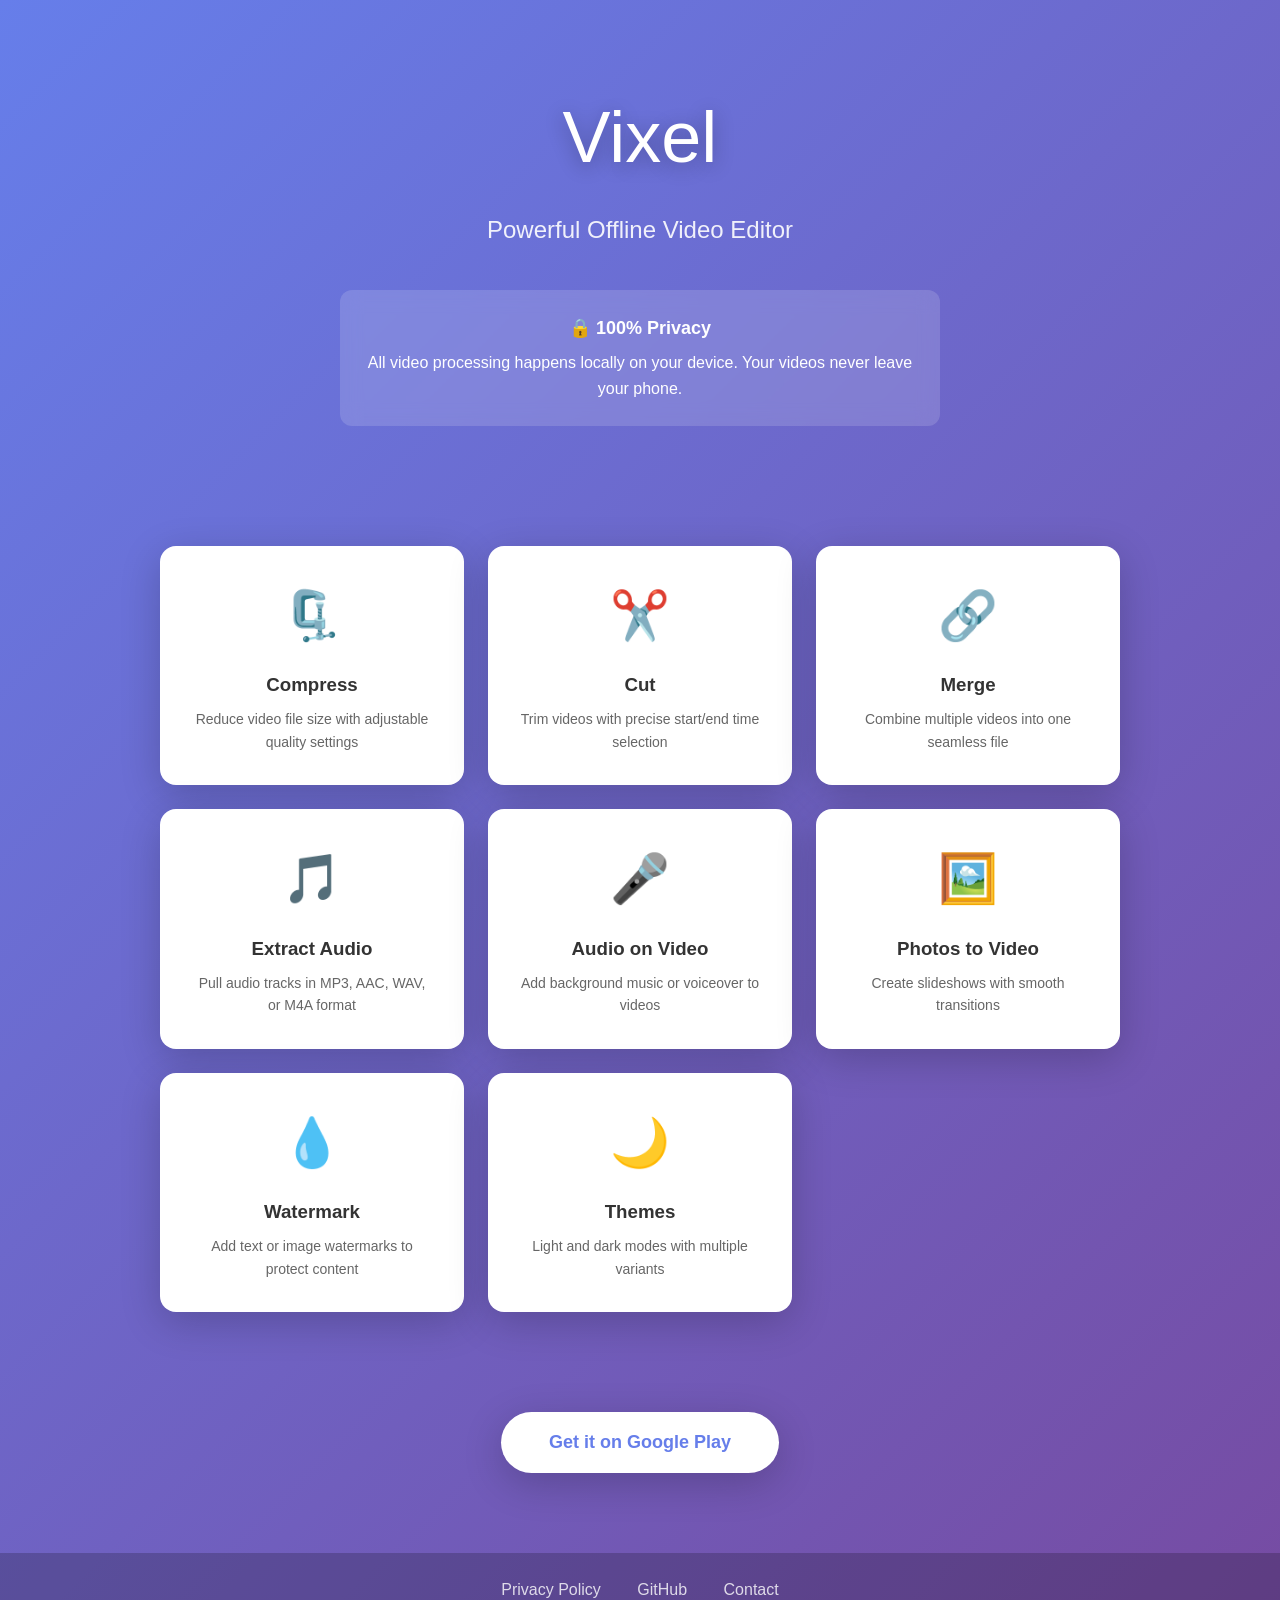
<file: docs/index.html>
<!DOCTYPE html>
<html lang="en">
<head>
    <meta charset="UTF-8">
    <meta name="viewport" content="width=device-width, initial-scale=1.0">
    <title>Vixel - Powerful Offline Video Editor</title>
    <style>
        * {
            margin: 0;
            padding: 0;
            box-sizing: border-box;
        }
        body {
            font-family: -apple-system, BlinkMacSystemFont, 'Segoe UI', Roboto, Oxygen, Ubuntu, sans-serif;
            line-height: 1.6;
            color: #333;
            background: linear-gradient(135deg, #667eea 0%, #764ba2 100%);
            min-height: 100vh;
        }
        .hero {
            text-align: center;
            padding: 80px 20px;
            color: white;
        }
        .hero h1 {
            font-size: 72px;
            font-weight: 300;
            margin-bottom: 16px;
            text-shadow: 0 4px 20px rgba(0,0,0,0.3);
        }
        .hero .tagline {
            font-size: 24px;
            opacity: 0.9;
            margin-bottom: 40px;
        }
        .features {
            display: grid;
            grid-template-columns: repeat(auto-fit, minmax(250px, 1fr));
            gap: 24px;
            max-width: 1000px;
            margin: 0 auto;
            padding: 0 20px 60px;
        }
        .feature {
            background: white;
            border-radius: 16px;
            padding: 32px;
            text-align: center;
            box-shadow: 0 10px 40px rgba(0,0,0,0.2);
            transition: transform 0.3s ease;
        }
        .feature:hover {
            transform: translateY(-5px);
        }
        .feature .icon {
            font-size: 48px;
            margin-bottom: 16px;
        }
        .feature h3 {
            color: #333;
            margin-bottom: 8px;
        }
        .feature p {
            color: #666;
            font-size: 14px;
        }
        .cta {
            text-align: center;
            padding: 40px 20px 80px;
        }
        .btn {
            display: inline-block;
            padding: 16px 48px;
            background: white;
            color: #667eea;
            text-decoration: none;
            border-radius: 50px;
            font-weight: 600;
            font-size: 18px;
            box-shadow: 0 10px 40px rgba(0,0,0,0.2);
            transition: transform 0.3s ease, box-shadow 0.3s ease;
        }
        .btn:hover {
            transform: translateY(-3px);
            box-shadow: 0 15px 50px rgba(0,0,0,0.3);
        }
        .footer {
            background: rgba(0,0,0,0.2);
            padding: 24px;
            text-align: center;
        }
        .footer a {
            color: white;
            text-decoration: none;
            margin: 0 16px;
            opacity: 0.8;
        }
        .footer a:hover {
            opacity: 1;
        }
        .privacy-note {
            background: rgba(255,255,255,0.15);
            backdrop-filter: blur(10px);
            border-radius: 12px;
            padding: 24px;
            max-width: 600px;
            margin: 0 auto 40px;
            color: white;
        }
        .privacy-note strong {
            display: block;
            margin-bottom: 8px;
            font-size: 18px;
        }
    </style>
</head>
<body>
    <div class="hero">
        <h1>Vixel</h1>
        <p class="tagline">Powerful Offline Video Editor</p>
        
        <div class="privacy-note">
            <strong>🔒 100% Privacy</strong>
            All video processing happens locally on your device. Your videos never leave your phone.
        </div>
    </div>

    <div class="features">
        <div class="feature">
            <div class="icon">🗜️</div>
            <h3>Compress</h3>
            <p>Reduce video file size with adjustable quality settings</p>
        </div>
        <div class="feature">
            <div class="icon">✂️</div>
            <h3>Cut</h3>
            <p>Trim videos with precise start/end time selection</p>
        </div>
        <div class="feature">
            <div class="icon">🔗</div>
            <h3>Merge</h3>
            <p>Combine multiple videos into one seamless file</p>
        </div>
        <div class="feature">
            <div class="icon">🎵</div>
            <h3>Extract Audio</h3>
            <p>Pull audio tracks in MP3, AAC, WAV, or M4A format</p>
        </div>
        <div class="feature">
            <div class="icon">🎤</div>
            <h3>Audio on Video</h3>
            <p>Add background music or voiceover to videos</p>
        </div>
        <div class="feature">
            <div class="icon">🖼️</div>
            <h3>Photos to Video</h3>
            <p>Create slideshows with smooth transitions</p>
        </div>
        <div class="feature">
            <div class="icon">💧</div>
            <h3>Watermark</h3>
            <p>Add text or image watermarks to protect content</p>
        </div>
        <div class="feature">
            <div class="icon">🌙</div>
            <h3>Themes</h3>
            <p>Light and dark modes with multiple variants</p>
        </div>
    </div>

    <div class="cta">
        <a href="https://play.google.com/store/apps/details?id=com.ashwinsharma.vixel" class="btn">
            Get it on Google Play
        </a>
    </div>

    <div class="footer">
        <a href="privacy-policy.html">Privacy Policy</a>
        <a href="https://github.com/ashwyn222/vixel-flutter">GitHub</a>
        <a href="mailto:ashwyn222@gmail.com">Contact</a>
    </div>
</body>
</html>
</file>
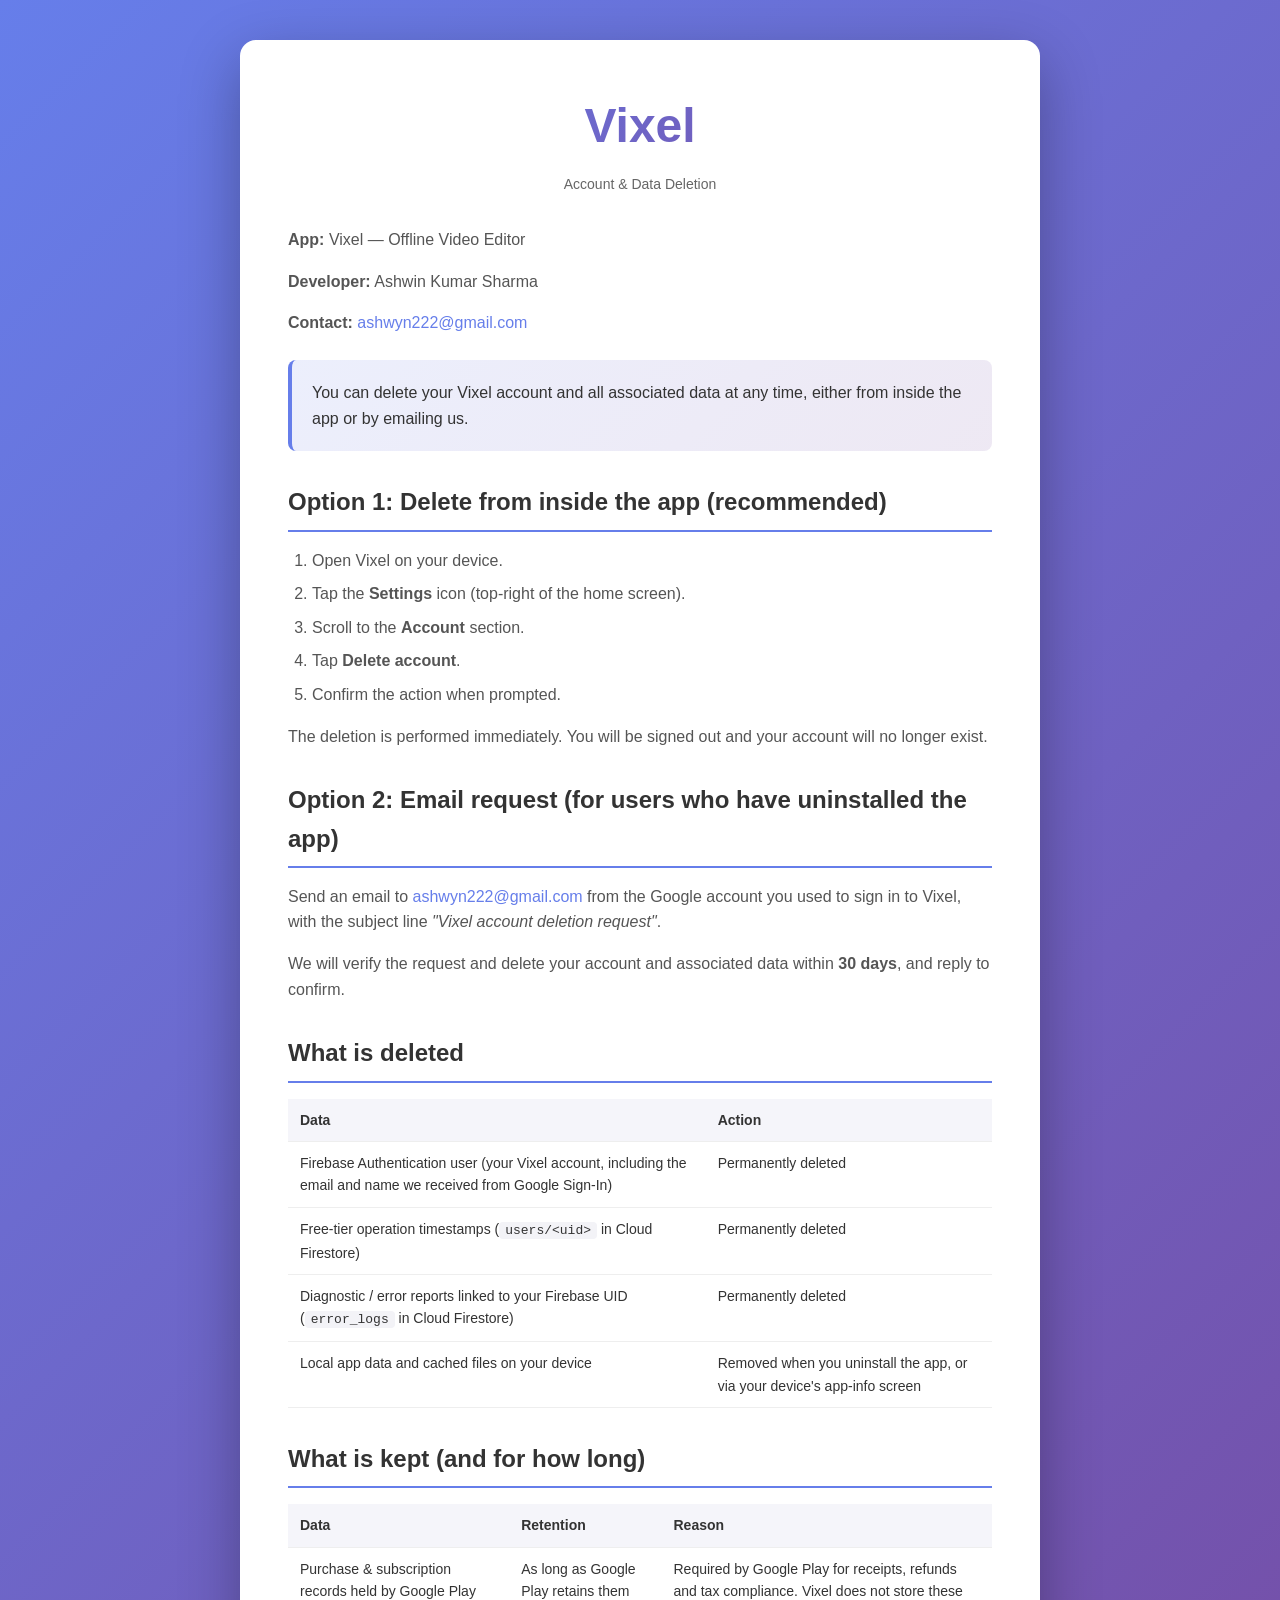
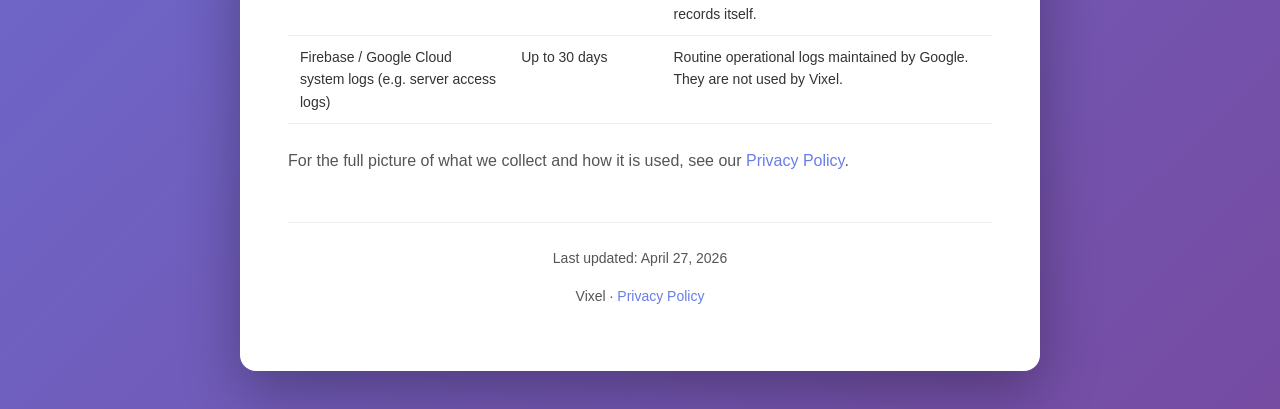
<file: docs/account-deletion.html>
<!DOCTYPE html>
<html lang="en">
<head>
    <meta charset="UTF-8">
    <meta name="viewport" content="width=device-width, initial-scale=1.0">
    <title>Account &amp; Data Deletion - Vixel</title>
    <style>
        * { margin: 0; padding: 0; box-sizing: border-box; }
        body {
            font-family: -apple-system, BlinkMacSystemFont, 'Segoe UI', Roboto, Oxygen, Ubuntu, sans-serif;
            line-height: 1.6;
            color: #333;
            background: linear-gradient(135deg, #667eea 0%, #764ba2 100%);
            min-height: 100vh;
            padding: 40px 20px;
        }
        .container {
            max-width: 800px;
            margin: 0 auto;
            background: white;
            border-radius: 16px;
            box-shadow: 0 20px 60px rgba(0,0,0,0.3);
            padding: 48px;
        }
        .logo { text-align: center; margin-bottom: 32px; }
        .logo h1 {
            font-size: 48px;
            background: linear-gradient(135deg, #667eea 0%, #764ba2 100%);
            -webkit-background-clip: text;
            -webkit-text-fill-color: transparent;
            background-clip: text;
        }
        .logo p { color: #666; font-size: 14px; margin-top: 8px; }
        h2 {
            color: #333;
            margin: 32px 0 16px 0;
            padding-bottom: 8px;
            border-bottom: 2px solid #667eea;
        }
        p { margin-bottom: 16px; color: #555; }
        ol, ul { margin: 16px 0; padding-left: 24px; }
        li { margin-bottom: 8px; color: #555; }
        .highlight {
            background: linear-gradient(135deg, #667eea20 0%, #764ba220 100%);
            padding: 20px;
            border-radius: 8px;
            border-left: 4px solid #667eea;
            margin: 24px 0;
        }
        .highlight p { margin: 0; font-weight: 500; color: #333; }
        table {
            width: 100%;
            border-collapse: collapse;
            margin: 16px 0 24px 0;
            font-size: 14px;
        }
        th, td {
            text-align: left;
            padding: 10px 12px;
            border-bottom: 1px solid #eee;
            vertical-align: top;
        }
        th { background: #f5f5fa; color: #333; }
        a { color: #667eea; text-decoration: none; }
        a:hover { text-decoration: underline; }
        code { background: #f3f3f7; padding: 1px 6px; border-radius: 4px; font-size: 13px; }
        .footer {
            margin-top: 48px;
            padding-top: 24px;
            border-top: 1px solid #eee;
            text-align: center;
            color: #888;
            font-size: 14px;
        }
    </style>
</head>
<body>
    <div class="container">
        <div class="logo">
            <h1>Vixel</h1>
            <p>Account &amp; Data Deletion</p>
        </div>

        <p><strong>App:</strong> Vixel &mdash; Offline Video Editor</p>
        <p><strong>Developer:</strong> Ashwin Kumar Sharma</p>
        <p><strong>Contact:</strong> <a href="mailto:ashwyn222@gmail.com">ashwyn222@gmail.com</a></p>

        <div class="highlight">
            <p>You can delete your Vixel account and all associated data at any time, either from inside the app or by emailing us.</p>
        </div>

        <h2>Option 1: Delete from inside the app (recommended)</h2>
        <ol>
            <li>Open Vixel on your device.</li>
            <li>Tap the <strong>Settings</strong> icon (top-right of the home screen).</li>
            <li>Scroll to the <strong>Account</strong> section.</li>
            <li>Tap <strong>Delete account</strong>.</li>
            <li>Confirm the action when prompted.</li>
        </ol>
        <p>The deletion is performed immediately. You will be signed out and your account will no longer exist.</p>

        <h2>Option 2: Email request (for users who have uninstalled the app)</h2>
        <p>Send an email to <a href="mailto:ashwyn222@gmail.com?subject=Vixel%20account%20deletion%20request">ashwyn222@gmail.com</a> from the Google account you used to sign in to Vixel, with the subject line <em>"Vixel account deletion request"</em>.</p>
        <p>We will verify the request and delete your account and associated data within <strong>30 days</strong>, and reply to confirm.</p>

        <h2>What is deleted</h2>
        <table>
            <thead>
                <tr><th>Data</th><th>Action</th></tr>
            </thead>
            <tbody>
                <tr>
                    <td>Firebase Authentication user (your Vixel account, including the email and name we received from Google Sign-In)</td>
                    <td>Permanently deleted</td>
                </tr>
                <tr>
                    <td>Free-tier operation timestamps (<code>users/&lt;uid&gt;</code> in Cloud Firestore)</td>
                    <td>Permanently deleted</td>
                </tr>
                <tr>
                    <td>Diagnostic / error reports linked to your Firebase UID (<code>error_logs</code> in Cloud Firestore)</td>
                    <td>Permanently deleted</td>
                </tr>
                <tr>
                    <td>Local app data and cached files on your device</td>
                    <td>Removed when you uninstall the app, or via your device's app-info screen</td>
                </tr>
            </tbody>
        </table>

        <h2>What is kept (and for how long)</h2>
        <table>
            <thead>
                <tr><th>Data</th><th>Retention</th><th>Reason</th></tr>
            </thead>
            <tbody>
                <tr>
                    <td>Purchase &amp; subscription records held by Google Play</td>
                    <td>As long as Google Play retains them</td>
                    <td>Required by Google Play for receipts, refunds and tax compliance. Vixel does not store these records itself.</td>
                </tr>
                <tr>
                    <td>Firebase / Google Cloud system logs (e.g. server access logs)</td>
                    <td>Up to 30 days</td>
                    <td>Routine operational logs maintained by Google. They are not used by Vixel.</td>
                </tr>
            </tbody>
        </table>

        <p>For the full picture of what we collect and how it is used, see our <a href="privacy-policy.html">Privacy Policy</a>.</p>

        <div class="footer">
            <p>Last updated: April 27, 2026</p>
            <p>Vixel &middot; <a href="privacy-policy.html">Privacy Policy</a></p>
        </div>
    </div>
</body>
</html>
</file>
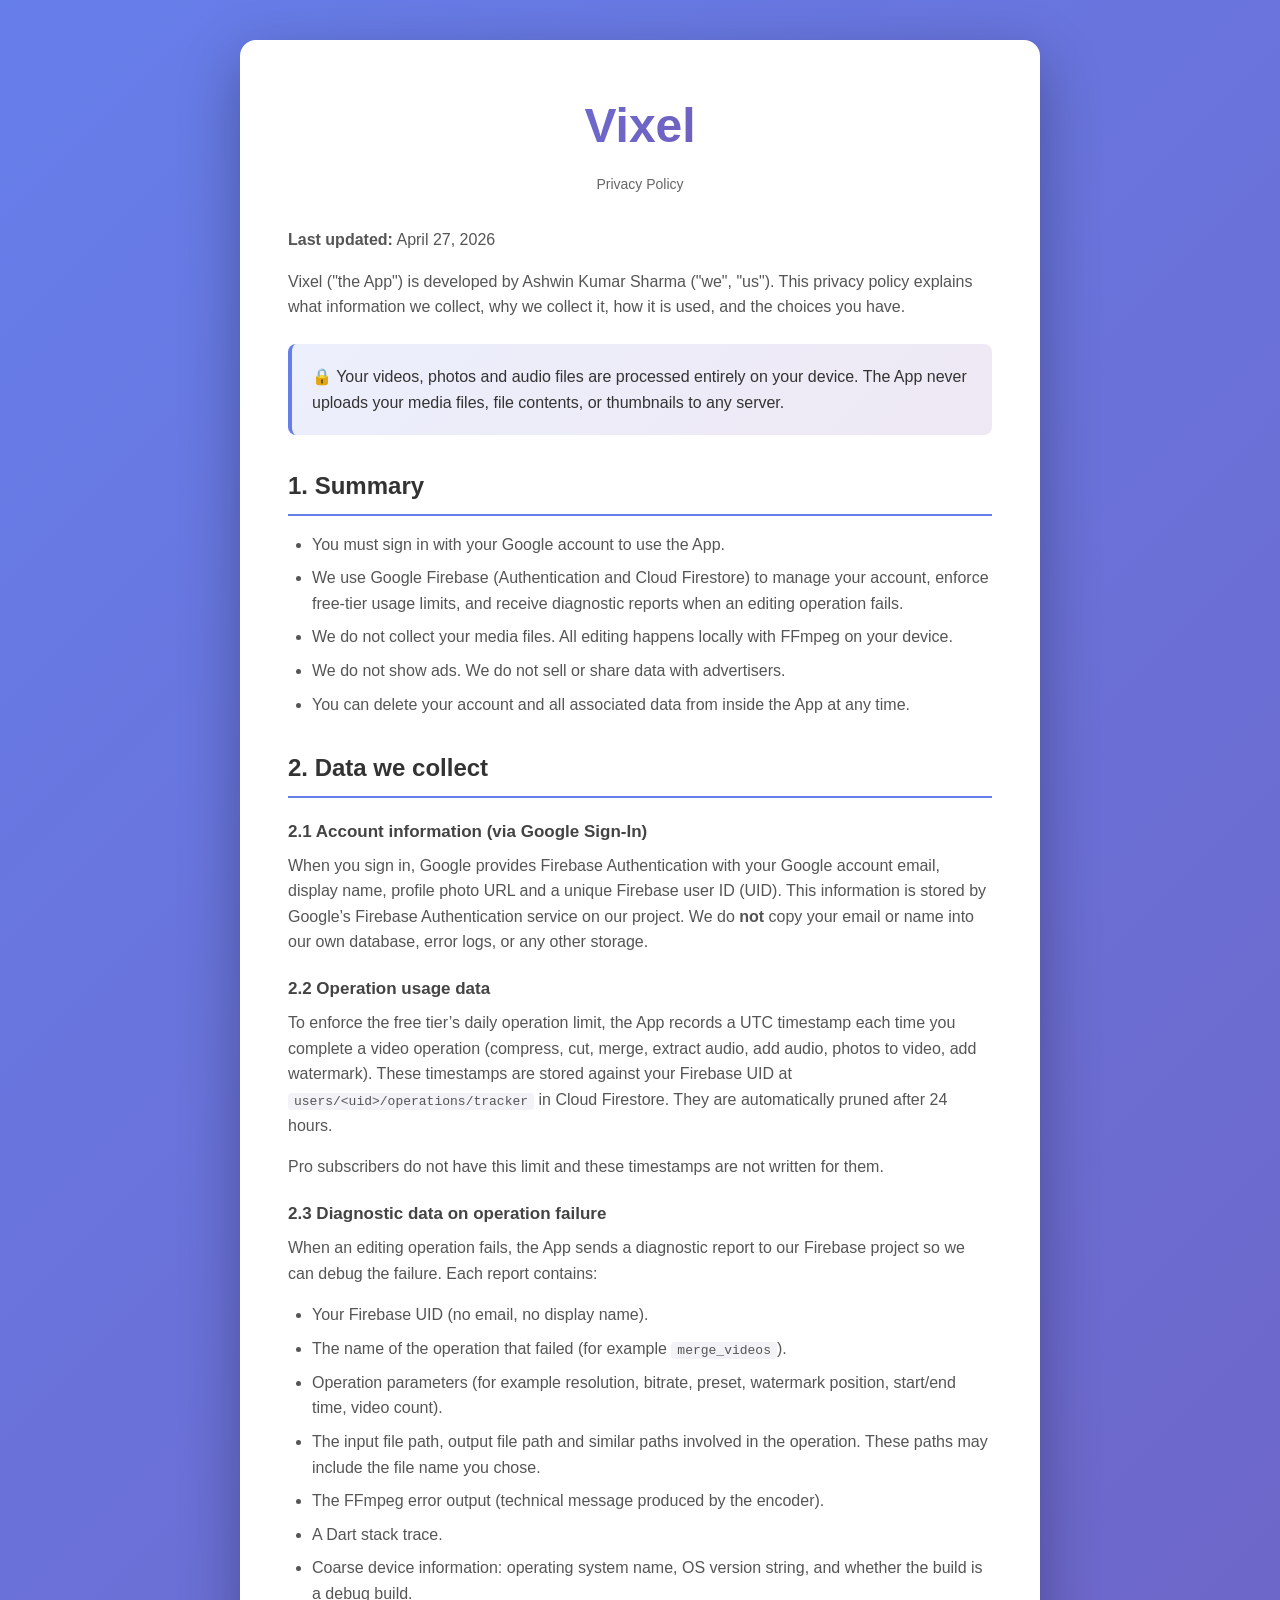
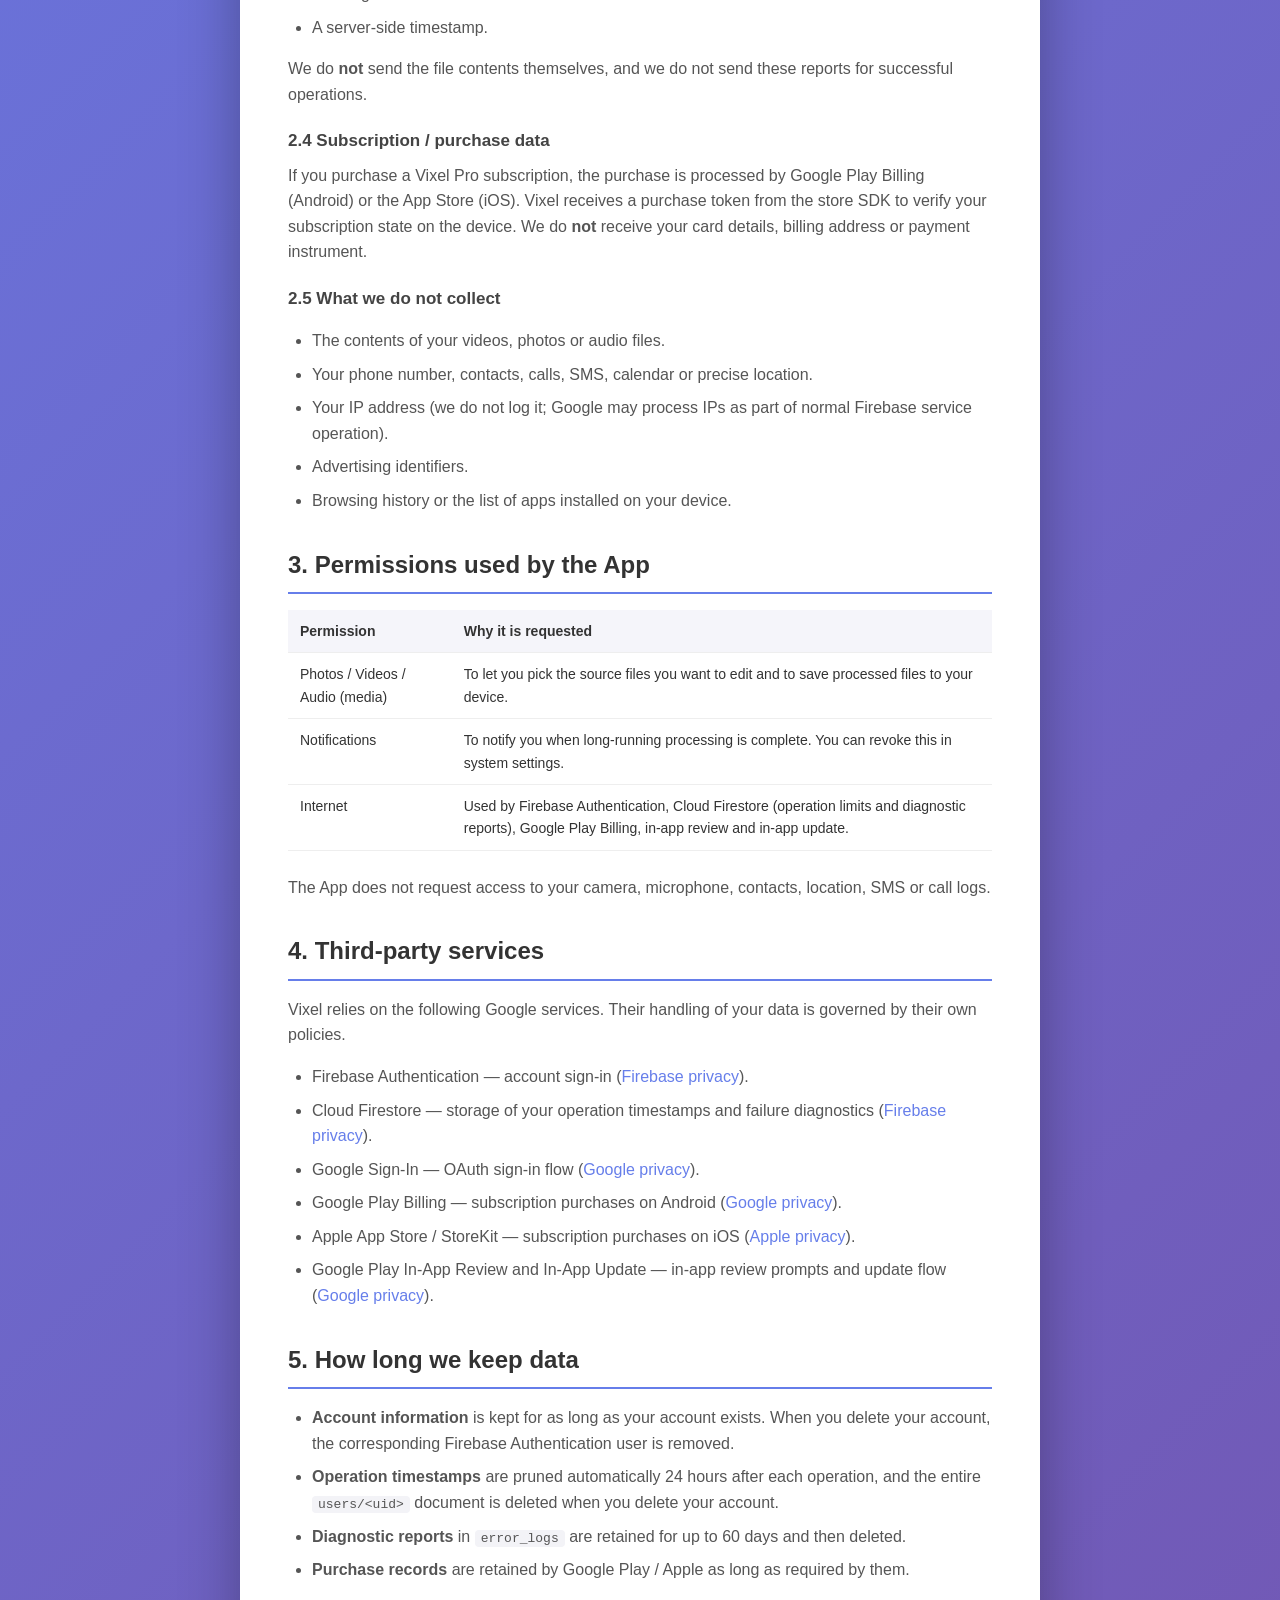
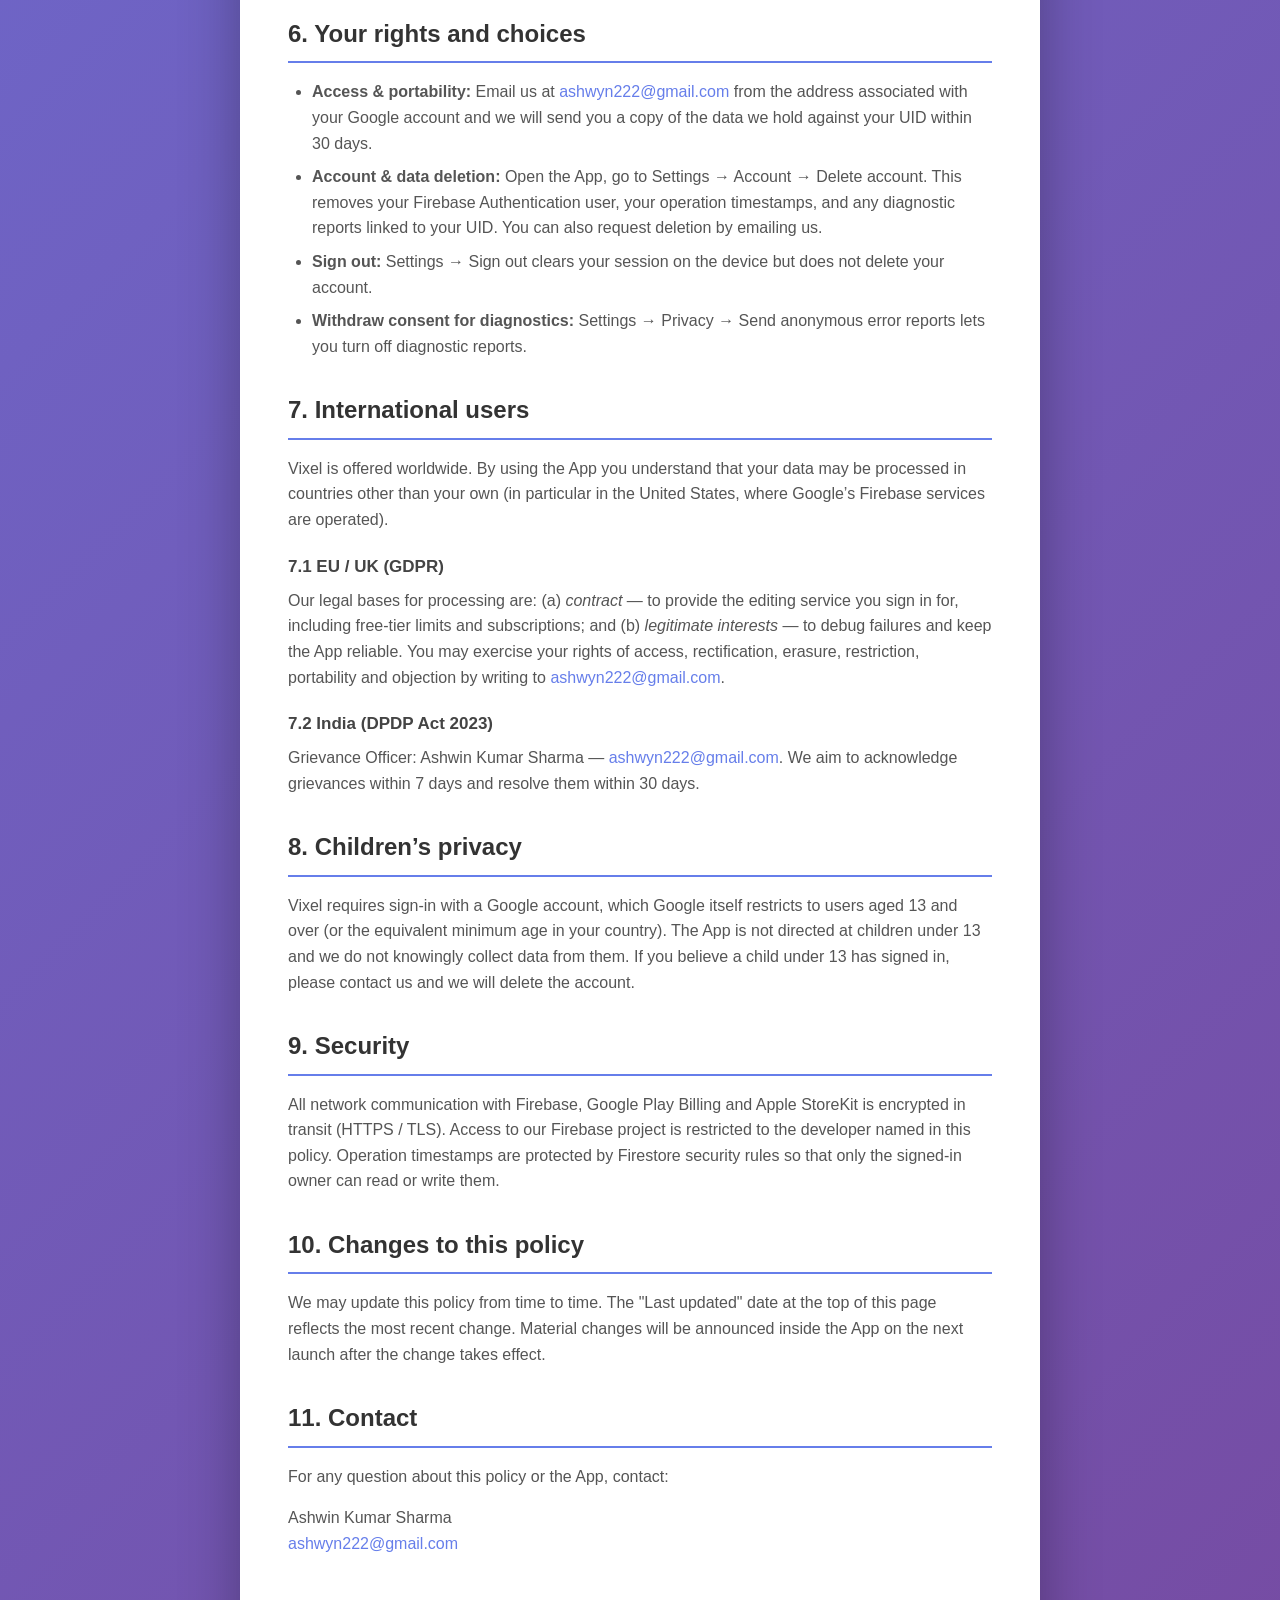
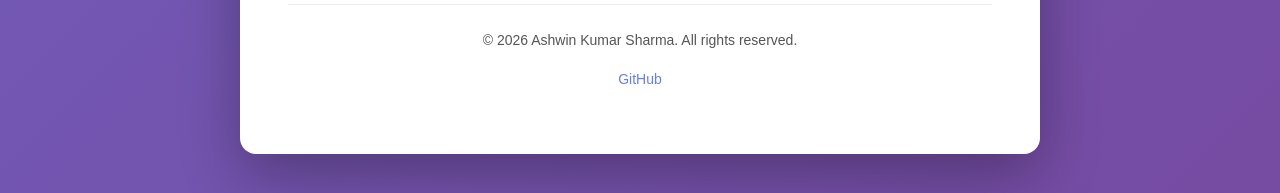
<file: docs/privacy-policy.html>
<!DOCTYPE html>
<html lang="en">
<head>
    <meta charset="UTF-8">
    <meta name="viewport" content="width=device-width, initial-scale=1.0">
    <title>Privacy Policy - Vixel</title>
    <style>
        * {
            margin: 0;
            padding: 0;
            box-sizing: border-box;
        }
        body {
            font-family: -apple-system, BlinkMacSystemFont, 'Segoe UI', Roboto, Oxygen, Ubuntu, sans-serif;
            line-height: 1.6;
            color: #333;
            background: linear-gradient(135deg, #667eea 0%, #764ba2 100%);
            min-height: 100vh;
            padding: 40px 20px;
        }
        .container {
            max-width: 800px;
            margin: 0 auto;
            background: white;
            border-radius: 16px;
            box-shadow: 0 20px 60px rgba(0,0,0,0.3);
            padding: 48px;
        }
        .logo {
            text-align: center;
            margin-bottom: 32px;
        }
        .logo h1 {
            font-size: 48px;
            background: linear-gradient(135deg, #667eea 0%, #764ba2 100%);
            -webkit-background-clip: text;
            -webkit-text-fill-color: transparent;
            background-clip: text;
        }
        .logo p {
            color: #666;
            font-size: 14px;
            margin-top: 8px;
        }
        h2 {
            color: #333;
            margin: 32px 0 16px 0;
            padding-bottom: 8px;
            border-bottom: 2px solid #667eea;
        }
        h3 {
            color: #444;
            margin: 20px 0 8px 0;
            font-size: 17px;
        }
        p {
            margin-bottom: 16px;
            color: #555;
        }
        ul {
            margin: 16px 0;
            padding-left: 24px;
        }
        li {
            margin-bottom: 8px;
            color: #555;
        }
        .highlight {
            background: linear-gradient(135deg, #667eea20 0%, #764ba220 100%);
            padding: 20px;
            border-radius: 8px;
            border-left: 4px solid #667eea;
            margin: 24px 0;
        }
        .highlight p {
            margin: 0;
            font-weight: 500;
            color: #333;
        }
        table {
            width: 100%;
            border-collapse: collapse;
            margin: 16px 0 24px 0;
            font-size: 14px;
        }
        th, td {
            text-align: left;
            padding: 10px 12px;
            border-bottom: 1px solid #eee;
            vertical-align: top;
        }
        th {
            background: #f5f5fa;
            color: #333;
        }
        .footer {
            margin-top: 48px;
            padding-top: 24px;
            border-top: 1px solid #eee;
            text-align: center;
            color: #888;
            font-size: 14px;
        }
        a {
            color: #667eea;
            text-decoration: none;
        }
        a:hover {
            text-decoration: underline;
        }
        code {
            background: #f3f3f7;
            padding: 1px 6px;
            border-radius: 4px;
            font-size: 13px;
        }
    </style>
</head>
<body>
    <div class="container">
        <div class="logo">
            <h1>Vixel</h1>
            <p>Privacy Policy</p>
        </div>

        <p><strong>Last updated:</strong> April 27, 2026</p>

        <p>Vixel ("the App") is developed by Ashwin Kumar Sharma ("we", "us"). This privacy policy explains what information we collect, why we collect it, how it is used, and the choices you have.</p>

        <div class="highlight">
            <p>🔒 Your videos, photos and audio files are processed entirely on your device. The App never uploads your media files, file contents, or thumbnails to any server.</p>
        </div>

        <h2>1. Summary</h2>
        <ul>
            <li>You must sign in with your Google account to use the App.</li>
            <li>We use Google Firebase (Authentication and Cloud Firestore) to manage your account, enforce free-tier usage limits, and receive diagnostic reports when an editing operation fails.</li>
            <li>We do not collect your media files. All editing happens locally with FFmpeg on your device.</li>
            <li>We do not show ads. We do not sell or share data with advertisers.</li>
            <li>You can delete your account and all associated data from inside the App at any time.</li>
        </ul>

        <h2>2. Data we collect</h2>

        <h3>2.1 Account information (via Google Sign-In)</h3>
        <p>When you sign in, Google provides Firebase Authentication with your Google account email, display name, profile photo URL and a unique Firebase user ID (UID). This information is stored by Google&rsquo;s Firebase Authentication service on our project. We do <strong>not</strong> copy your email or name into our own database, error logs, or any other storage.</p>

        <h3>2.2 Operation usage data</h3>
        <p>To enforce the free tier&rsquo;s daily operation limit, the App records a UTC timestamp each time you complete a video operation (compress, cut, merge, extract audio, add audio, photos to video, add watermark). These timestamps are stored against your Firebase UID at <code>users/&lt;uid&gt;/operations/tracker</code> in Cloud Firestore. They are automatically pruned after 24 hours.</p>
        <p>Pro subscribers do not have this limit and these timestamps are not written for them.</p>

        <h3>2.3 Diagnostic data on operation failure</h3>
        <p>When an editing operation fails, the App sends a diagnostic report to our Firebase project so we can debug the failure. Each report contains:</p>
        <ul>
            <li>Your Firebase UID (no email, no display name).</li>
            <li>The name of the operation that failed (for example <code>merge_videos</code>).</li>
            <li>Operation parameters (for example resolution, bitrate, preset, watermark position, start/end time, video count).</li>
            <li>The input file path, output file path and similar paths involved in the operation. These paths may include the file name you chose.</li>
            <li>The FFmpeg error output (technical message produced by the encoder).</li>
            <li>A Dart stack trace.</li>
            <li>Coarse device information: operating system name, OS version string, and whether the build is a debug build.</li>
            <li>A server-side timestamp.</li>
        </ul>
        <p>We do <strong>not</strong> send the file contents themselves, and we do not send these reports for successful operations.</p>

        <h3>2.4 Subscription / purchase data</h3>
        <p>If you purchase a Vixel Pro subscription, the purchase is processed by Google Play Billing (Android) or the App Store (iOS). Vixel receives a purchase token from the store SDK to verify your subscription state on the device. We do <strong>not</strong> receive your card details, billing address or payment instrument.</p>

        <h3>2.5 What we do not collect</h3>
        <ul>
            <li>The contents of your videos, photos or audio files.</li>
            <li>Your phone number, contacts, calls, SMS, calendar or precise location.</li>
            <li>Your IP address (we do not log it; Google may process IPs as part of normal Firebase service operation).</li>
            <li>Advertising identifiers.</li>
            <li>Browsing history or the list of apps installed on your device.</li>
        </ul>

        <h2>3. Permissions used by the App</h2>
        <table>
            <tr><th>Permission</th><th>Why it is requested</th></tr>
            <tr><td>Photos / Videos / Audio (media)</td><td>To let you pick the source files you want to edit and to save processed files to your device.</td></tr>
            <tr><td>Notifications</td><td>To notify you when long-running processing is complete. You can revoke this in system settings.</td></tr>
            <tr><td>Internet</td><td>Used by Firebase Authentication, Cloud Firestore (operation limits and diagnostic reports), Google Play Billing, in-app review and in-app update.</td></tr>
        </table>
        <p>The App does not request access to your camera, microphone, contacts, location, SMS or call logs.</p>

        <h2>4. Third-party services</h2>
        <p>Vixel relies on the following Google services. Their handling of your data is governed by their own policies.</p>
        <ul>
            <li>Firebase Authentication &mdash; account sign-in (<a href="https://firebase.google.com/support/privacy" target="_blank">Firebase privacy</a>).</li>
            <li>Cloud Firestore &mdash; storage of your operation timestamps and failure diagnostics (<a href="https://firebase.google.com/support/privacy" target="_blank">Firebase privacy</a>).</li>
            <li>Google Sign-In &mdash; OAuth sign-in flow (<a href="https://policies.google.com/privacy" target="_blank">Google privacy</a>).</li>
            <li>Google Play Billing &mdash; subscription purchases on Android (<a href="https://policies.google.com/privacy" target="_blank">Google privacy</a>).</li>
            <li>Apple App Store / StoreKit &mdash; subscription purchases on iOS (<a href="https://www.apple.com/legal/privacy/" target="_blank">Apple privacy</a>).</li>
            <li>Google Play In-App Review and In-App Update &mdash; in-app review prompts and update flow (<a href="https://policies.google.com/privacy" target="_blank">Google privacy</a>).</li>
        </ul>

        <h2>5. How long we keep data</h2>
        <ul>
            <li><strong>Account information</strong> is kept for as long as your account exists. When you delete your account, the corresponding Firebase Authentication user is removed.</li>
            <li><strong>Operation timestamps</strong> are pruned automatically 24 hours after each operation, and the entire <code>users/&lt;uid&gt;</code> document is deleted when you delete your account.</li>
            <li><strong>Diagnostic reports</strong> in <code>error_logs</code> are retained for up to 60 days and then deleted.</li>
            <li><strong>Purchase records</strong> are retained by Google Play / Apple as long as required by them.</li>
        </ul>

        <h2>6. Your rights and choices</h2>
        <ul>
            <li><strong>Access &amp; portability:</strong> Email us at <a href="mailto:ashwyn222@gmail.com">ashwyn222@gmail.com</a> from the address associated with your Google account and we will send you a copy of the data we hold against your UID within 30 days.</li>
            <li><strong>Account &amp; data deletion:</strong> Open the App, go to Settings &rarr; Account &rarr; Delete account. This removes your Firebase Authentication user, your operation timestamps, and any diagnostic reports linked to your UID. You can also request deletion by emailing us.</li>
            <li><strong>Sign out:</strong> Settings &rarr; Sign out clears your session on the device but does not delete your account.</li>
            <li><strong>Withdraw consent for diagnostics:</strong> Settings &rarr; Privacy &rarr; Send anonymous error reports lets you turn off diagnostic reports.</li>
        </ul>

        <h2>7. International users</h2>
        <p>Vixel is offered worldwide. By using the App you understand that your data may be processed in countries other than your own (in particular in the United States, where Google&rsquo;s Firebase services are operated).</p>

        <h3>7.1 EU / UK (GDPR)</h3>
        <p>Our legal bases for processing are: (a) <em>contract</em> &mdash; to provide the editing service you sign in for, including free-tier limits and subscriptions; and (b) <em>legitimate interests</em> &mdash; to debug failures and keep the App reliable. You may exercise your rights of access, rectification, erasure, restriction, portability and objection by writing to <a href="mailto:ashwyn222@gmail.com">ashwyn222@gmail.com</a>.</p>

        <h3>7.2 India (DPDP Act 2023)</h3>
        <p>Grievance Officer: Ashwin Kumar Sharma &mdash; <a href="mailto:ashwyn222@gmail.com">ashwyn222@gmail.com</a>. We aim to acknowledge grievances within 7 days and resolve them within 30 days.</p>

        <h2>8. Children&rsquo;s privacy</h2>
        <p>Vixel requires sign-in with a Google account, which Google itself restricts to users aged 13 and over (or the equivalent minimum age in your country). The App is not directed at children under 13 and we do not knowingly collect data from them. If you believe a child under 13 has signed in, please contact us and we will delete the account.</p>

        <h2>9. Security</h2>
        <p>All network communication with Firebase, Google Play Billing and Apple StoreKit is encrypted in transit (HTTPS / TLS). Access to our Firebase project is restricted to the developer named in this policy. Operation timestamps are protected by Firestore security rules so that only the signed-in owner can read or write them.</p>

        <h2>10. Changes to this policy</h2>
        <p>We may update this policy from time to time. The "Last updated" date at the top of this page reflects the most recent change. Material changes will be announced inside the App on the next launch after the change takes effect.</p>

        <h2>11. Contact</h2>
        <p>For any question about this policy or the App, contact:</p>
        <p>Ashwin Kumar Sharma<br>
        <a href="mailto:ashwyn222@gmail.com">ashwyn222@gmail.com</a></p>

        <div class="footer">
            <p>&copy; 2026 Ashwin Kumar Sharma. All rights reserved.</p>
            <p style="margin-top: 8px;">
                <a href="https://github.com/ashwyn222/vixel-flutter">GitHub</a>
            </p>
        </div>
    </div>
</body>
</html>
</file>
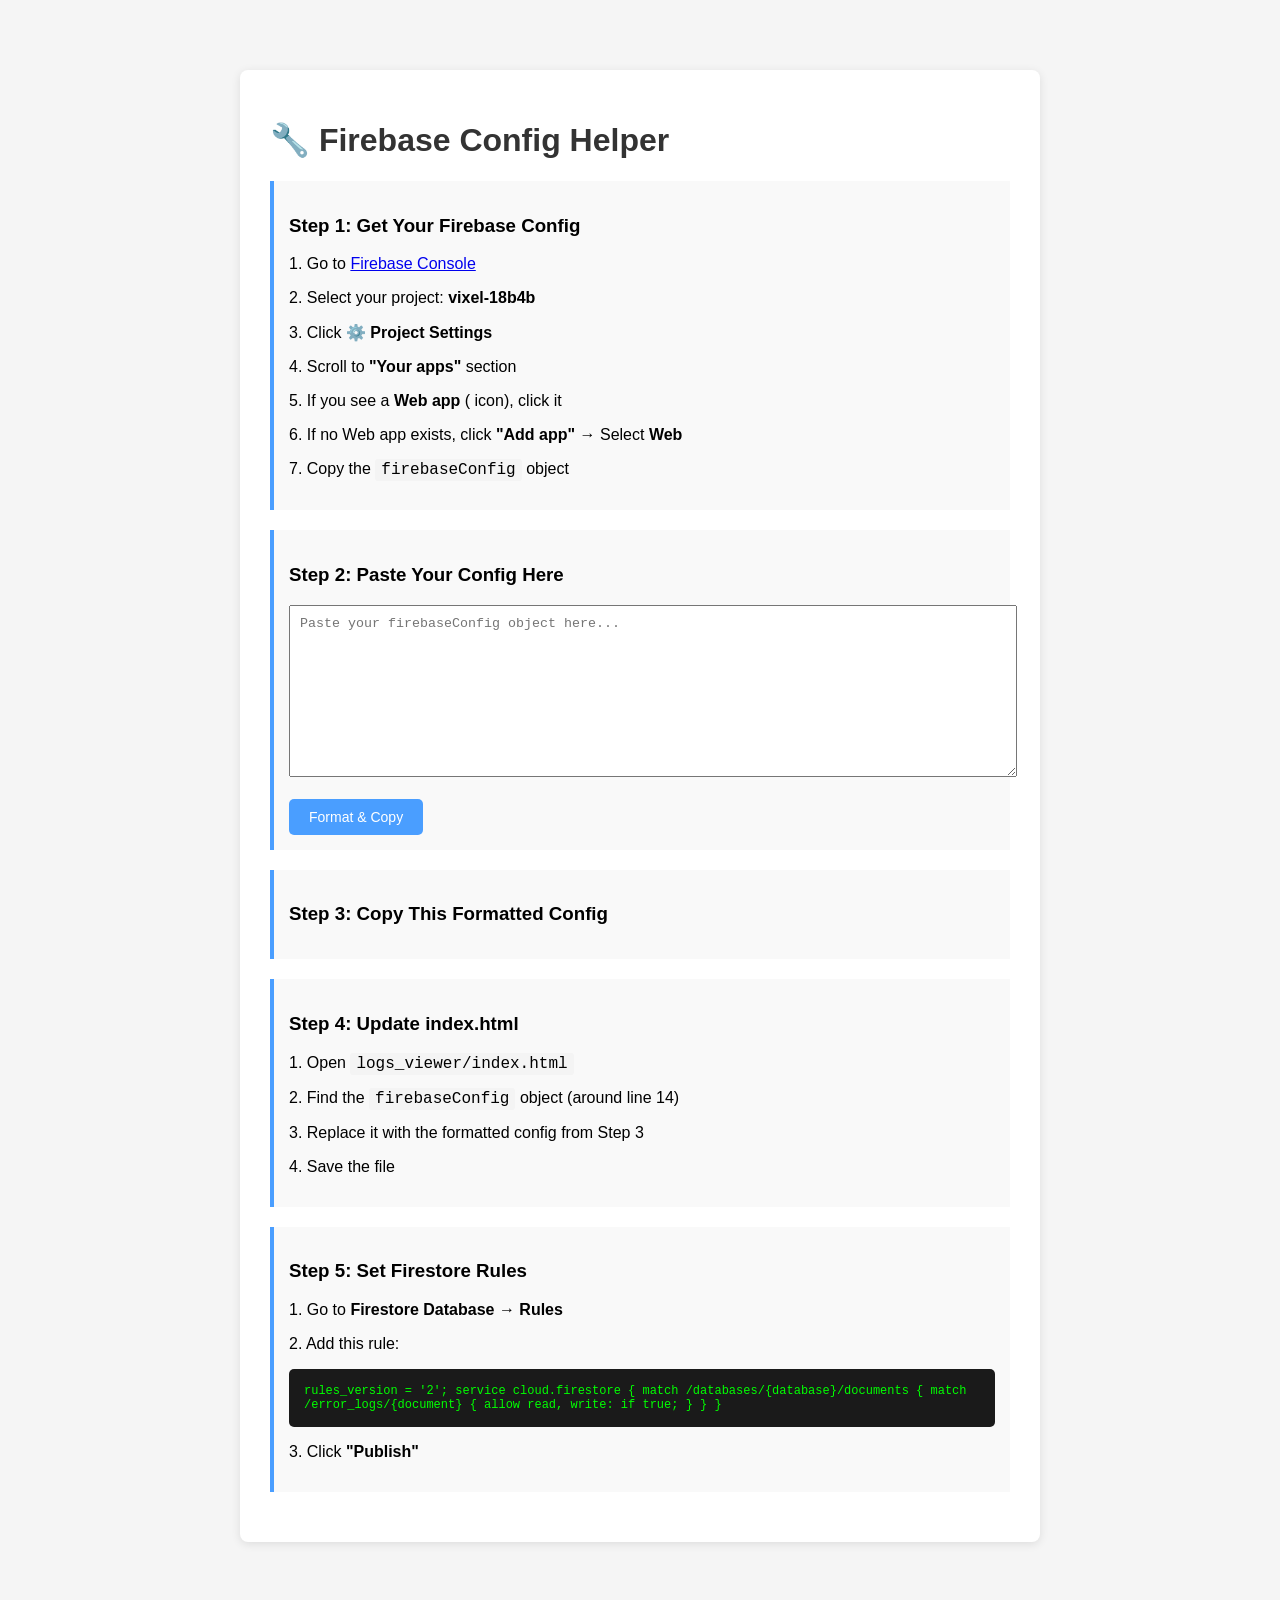
<file: logs_viewer/get-firebase-config.html>
<!DOCTYPE html>
<html>
<head>
    <title>Get Firebase Config Helper</title>
    <style>
        body {
            font-family: Arial, sans-serif;
            max-width: 800px;
            margin: 50px auto;
            padding: 20px;
            background: #f5f5f5;
        }
        .container {
            background: white;
            padding: 30px;
            border-radius: 8px;
            box-shadow: 0 2px 10px rgba(0,0,0,0.1);
        }
        h1 { color: #333; }
        .step {
            margin: 20px 0;
            padding: 15px;
            background: #f9f9f9;
            border-left: 4px solid #4a9eff;
        }
        code {
            background: #f4f4f4;
            padding: 2px 6px;
            border-radius: 3px;
            font-family: 'Courier New', monospace;
        }
        .config-box {
            background: #1a1a1a;
            color: #0f0;
            padding: 15px;
            border-radius: 5px;
            font-family: 'Courier New', monospace;
            font-size: 12px;
            overflow-x: auto;
            margin: 15px 0;
        }
        button {
            background: #4a9eff;
            color: white;
            border: none;
            padding: 10px 20px;
            border-radius: 5px;
            cursor: pointer;
            font-size: 14px;
        }
        button:hover {
            background: #3a8eef;
        }
    </style>
</head>
<body>
    <div class="container">
        <h1>🔧 Firebase Config Helper</h1>
        
        <div class="step">
            <h3>Step 1: Get Your Firebase Config</h3>
            <p>1. Go to <a href="https://console.firebase.google.com/" target="_blank">Firebase Console</a></p>
            <p>2. Select your project: <strong>vixel-18b4b</strong></p>
            <p>3. Click ⚙️ <strong>Project Settings</strong></p>
            <p>4. Scroll to <strong>"Your apps"</strong> section</p>
            <p>5. If you see a <strong>Web app</strong> (</> icon), click it</p>
            <p>6. If no Web app exists, click <strong>"Add app"</strong> → Select <strong>Web</strong></p>
            <p>7. Copy the <code>firebaseConfig</code> object</p>
        </div>

        <div class="step">
            <h3>Step 2: Paste Your Config Here</h3>
            <textarea id="configInput" placeholder="Paste your firebaseConfig object here..." style="width: 100%; height: 150px; font-family: monospace; padding: 10px;"></textarea>
            <br><br>
            <button onclick="formatConfig()">Format & Copy</button>
        </div>

        <div class="step">
            <h3>Step 3: Copy This Formatted Config</h3>
            <div id="output" class="config-box" style="display: none;"></div>
            <button id="copyBtn" onclick="copyConfig()" style="display: none;">Copy to Clipboard</button>
        </div>

        <div class="step">
            <h3>Step 4: Update index.html</h3>
            <p>1. Open <code>logs_viewer/index.html</code></p>
            <p>2. Find the <code>firebaseConfig</code> object (around line 14)</p>
            <p>3. Replace it with the formatted config from Step 3</p>
            <p>4. Save the file</p>
        </div>

        <div class="step">
            <h3>Step 5: Set Firestore Rules</h3>
            <p>1. Go to <strong>Firestore Database → Rules</strong></p>
            <p>2. Add this rule:</p>
            <div class="config-box">
rules_version = '2';
service cloud.firestore {
  match /databases/{database}/documents {
    match /error_logs/{document} {
      allow read, write: if true;
    }
  }
}
            </div>
            <p>3. Click <strong>"Publish"</strong></p>
        </div>
    </div>

    <script>
        let formattedConfig = '';

        function formatConfig() {
            const input = document.getElementById('configInput').value.trim();
            if (!input) {
                alert('Please paste your Firebase config first!');
                return;
            }

            try {
                // Try to parse as JSON (remove const/var if present)
                let cleaned = input.replace(/^(const|var|let)\s+firebaseConfig\s*=\s*/, '');
                cleaned = cleaned.replace(/;?\s*$/, '');
                
                const config = JSON.parse(cleaned);
                
                formattedConfig = `const firebaseConfig = {
            apiKey: "${config.apiKey}",
            authDomain: "${config.authDomain}",
            projectId: "${config.projectId}",
            storageBucket: "${config.storageBucket}",
            messagingSenderId: "${config.messagingSenderId}",
            appId: "${config.appId}"
        };`;

                document.getElementById('output').textContent = formattedConfig;
                document.getElementById('output').style.display = 'block';
                document.getElementById('copyBtn').style.display = 'block';
            } catch (e) {
                alert('Error parsing config. Make sure you copied the complete firebaseConfig object.\n\nError: ' + e.message);
            }
        }

        function copyConfig() {
            const textarea = document.createElement('textarea');
            textarea.value = formattedConfig;
            document.body.appendChild(textarea);
            textarea.select();
            document.execCommand('copy');
            document.body.removeChild(textarea);
            alert('Config copied to clipboard! Now paste it into index.html');
        }
    </script>
</body>
</html>
</file>
